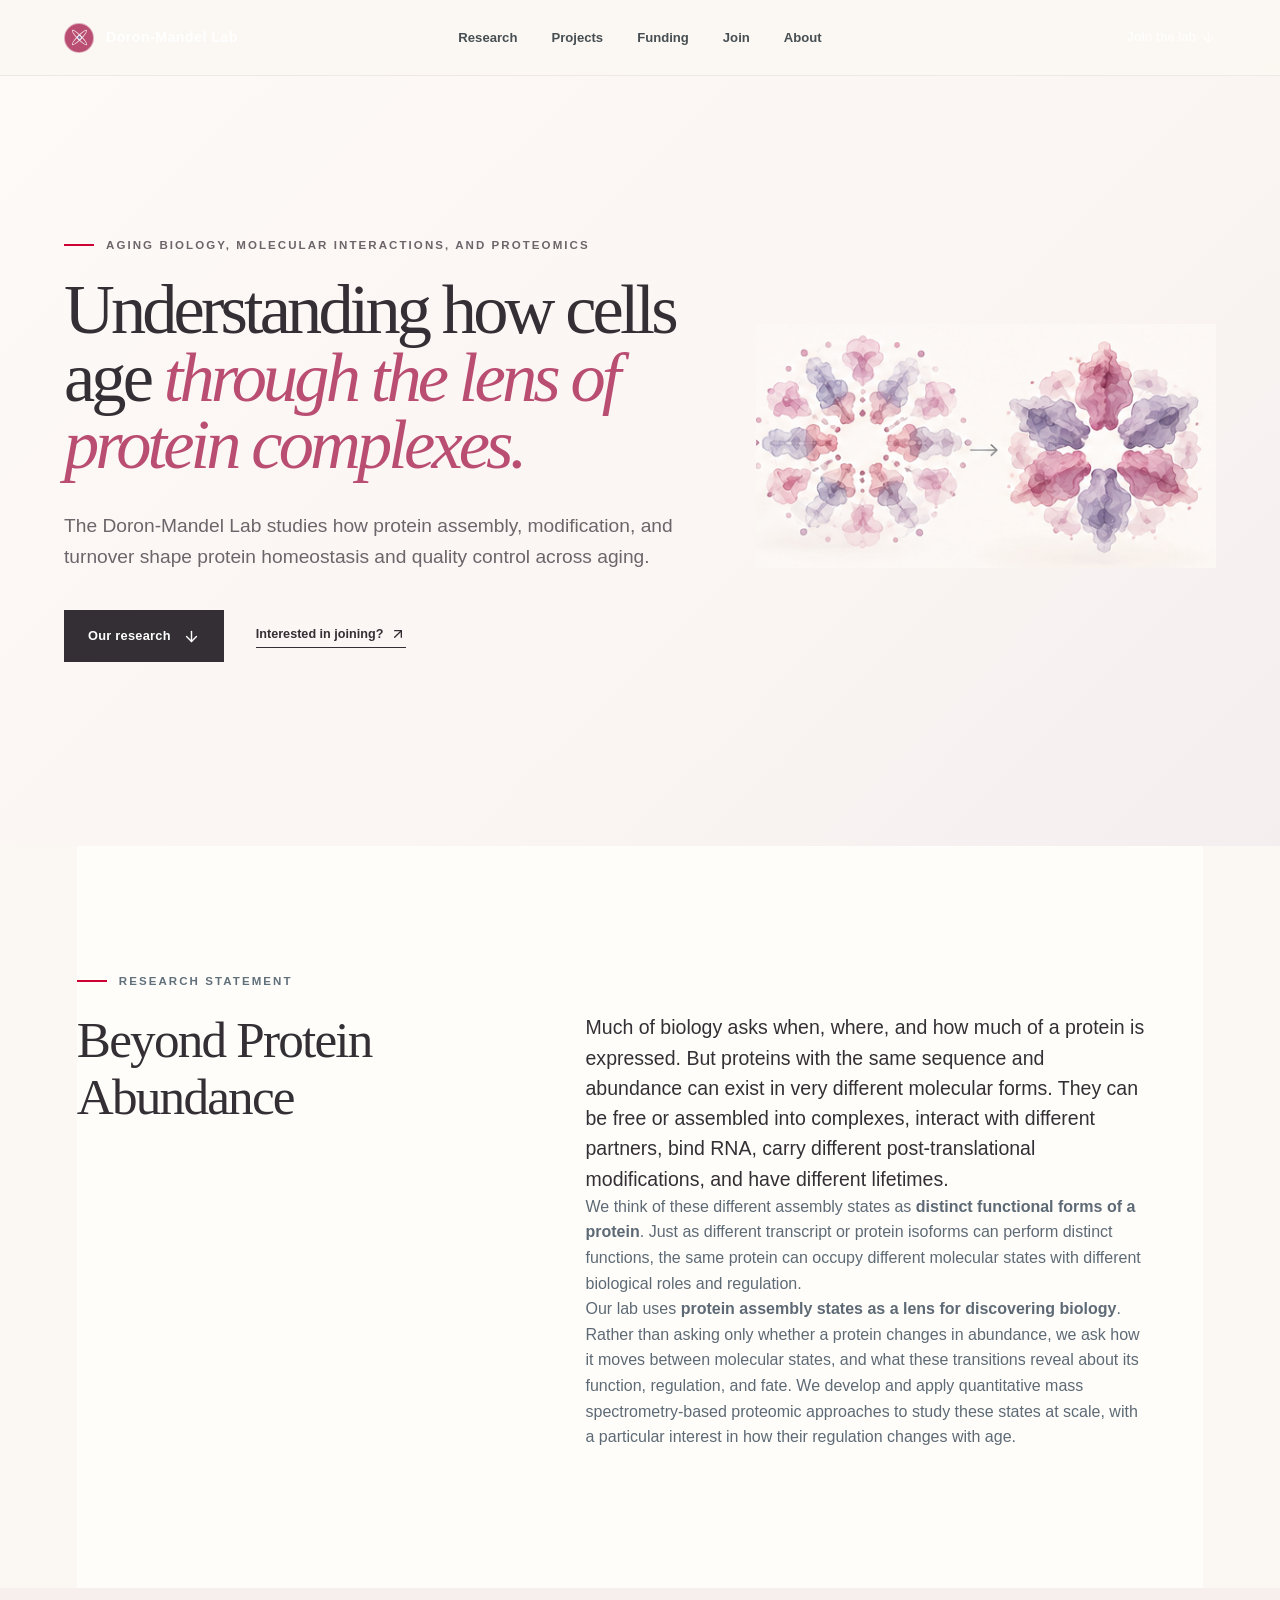
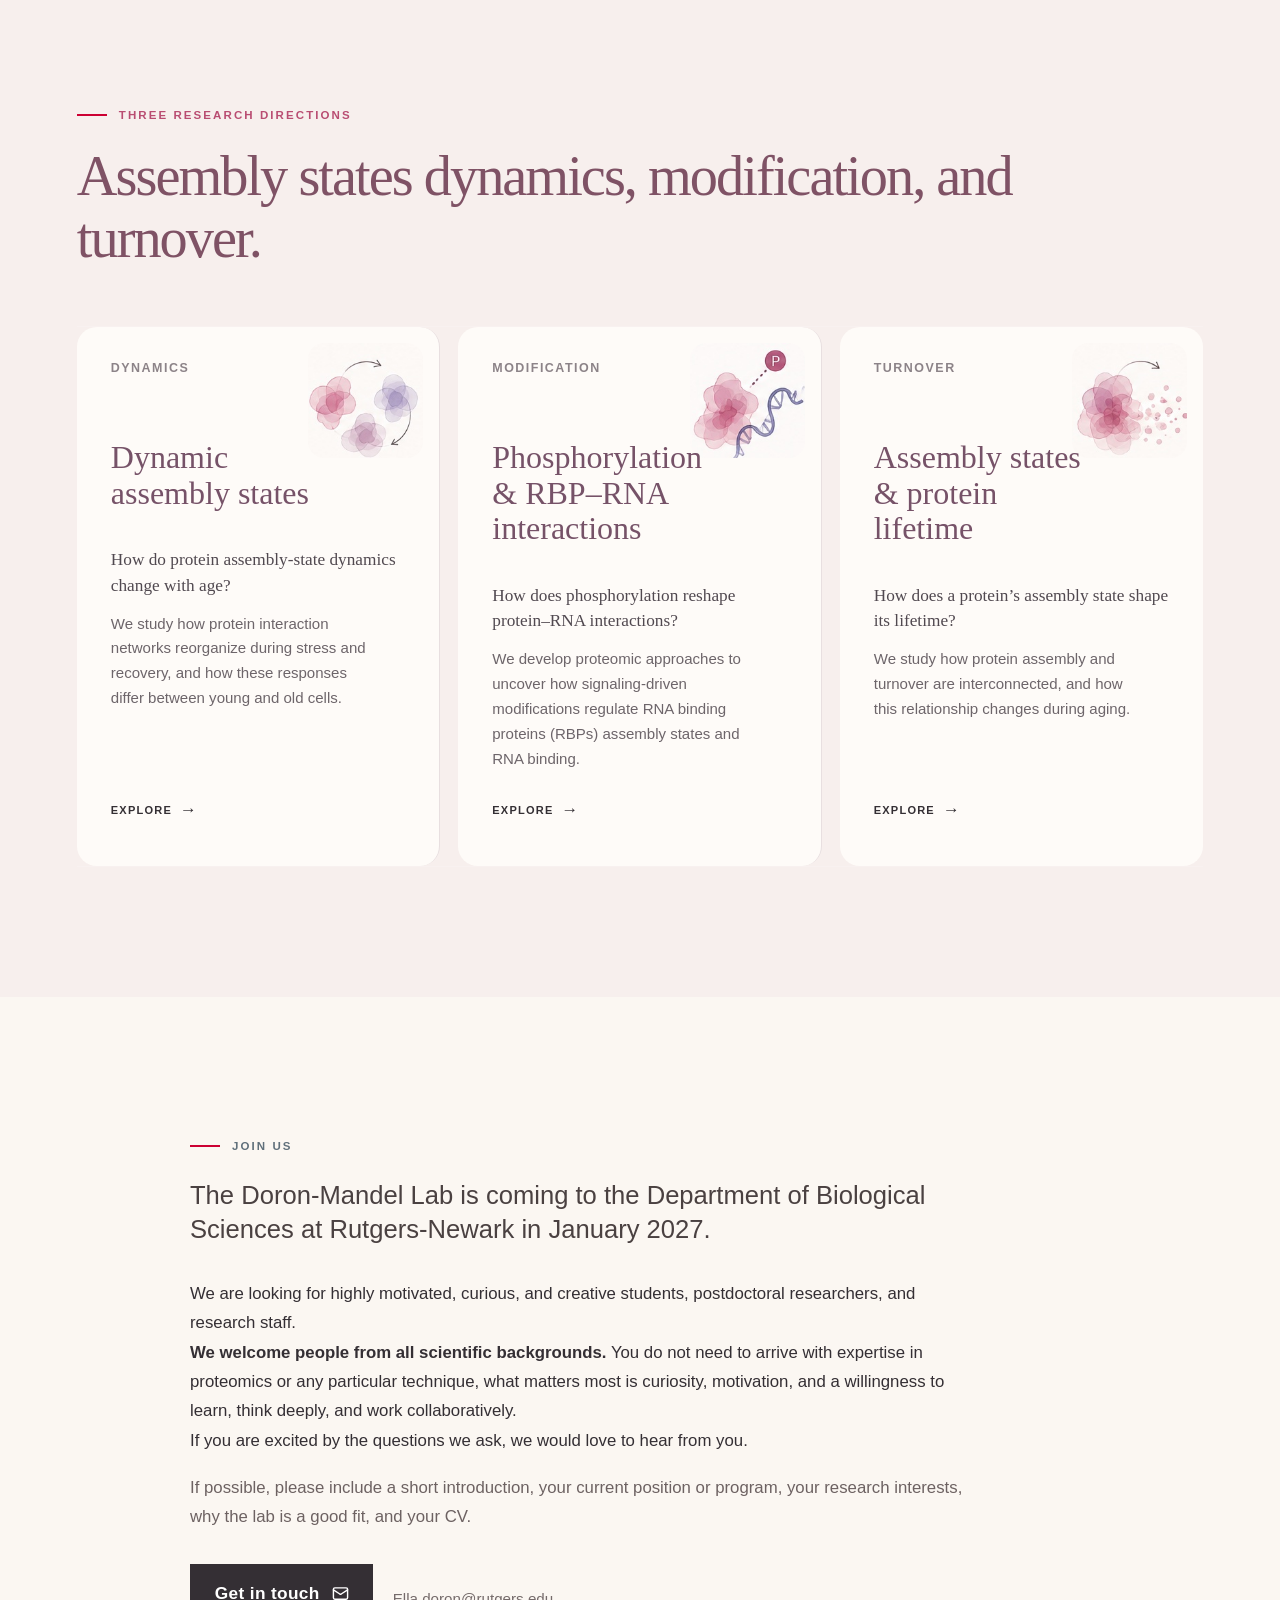
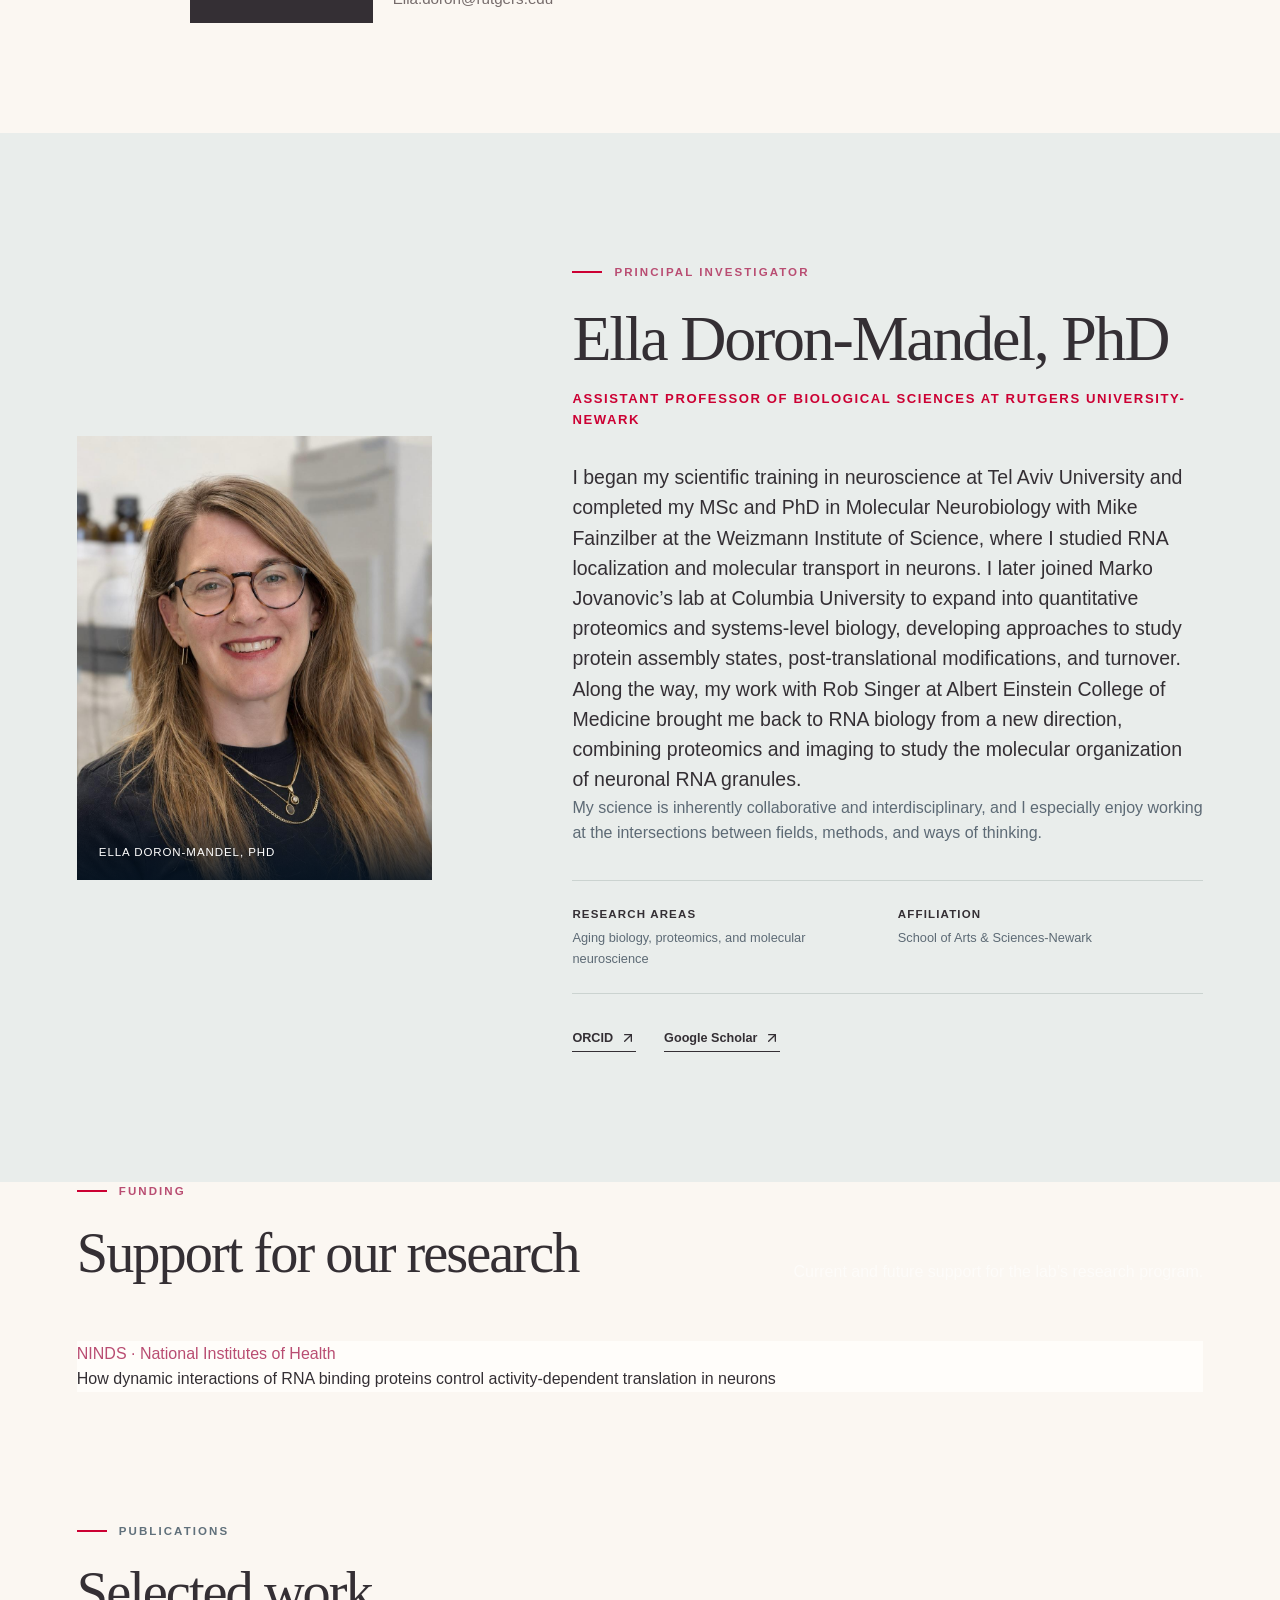
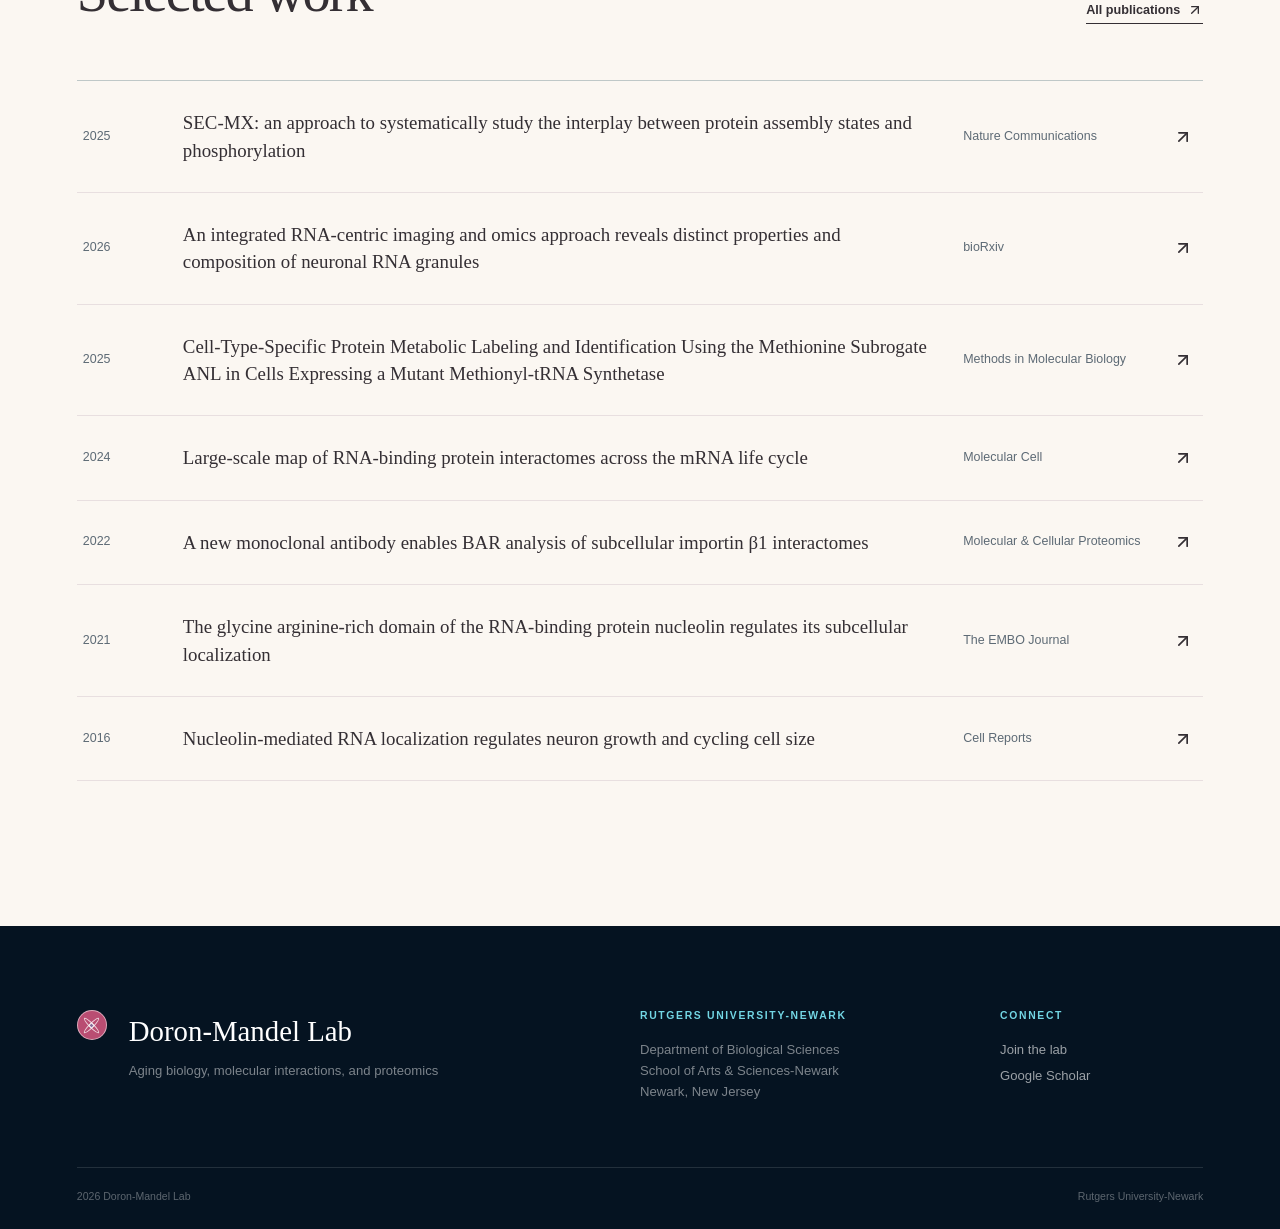
<file: index.html>
<!DOCTYPE html>

<!-- saved from url=(0138)file:///Users/ed2853/Library/Mobile%20Documents/com~apple~CloudDocs/Documents/Rutgers/Website/doron-mandel-lab-hero-v1%202/index.html#join -->
<html lang="en"><head><meta content="text/html; charset=utf-8" http-equiv="Content-Type"/><meta content="width=device-width, initial-scale=1" name="viewport"/><link data-precedence="vite-rsc/importer-resources" data-rsc-css-href="/_next/static/css/index.DXwYXyPb.css" href="styles.css" rel="stylesheet"/><style id="nav-contrast-update">
.site-header nav a { color: #1f2a30 !important; }
.site-header nav a:hover, .site-header nav a:focus-visible { color: #9f3b31 !important; }
/* Blend the kaleidoscope artwork into its section so its image background does not read as a separate rectangle. */
.hero-kaleidoscope { background: transparent !important; }
.hero-kaleidoscope img { mix-blend-mode: multiply; }
</style><title>Proteostasis and Aging Research | Doron-Mandel Lab at Rutgers-Newark</title><meta content="The Doron-Mandel Lab at Rutgers University-Newark uses protein assembly states as a lens to uncover biology across dynamics, post-translational modification, turnover, and aging." name="description"/><meta content="aging research lab,cellular aging,biology of aging,proteomics aging,molecular neuroscience,protein homeostasis,proteostasis,protein turnover,mass spectrometry proteomics,SEC-MX,Ella Doron-Mandel,Rutgers University Newark" name="keywords"/><meta content="Doron-Mandel Lab" name="author"/><meta content="Ella Doron-Mandel" name="author"/><meta content="Doron-Mandel Lab" name="creator"/><meta content="Rutgers University-Newark" name="publisher"/><meta content="Science" name="category"/><meta content="Doron-Mandel Lab | Proteostasis and Aging Research" property="og:title"/><meta content="Studying how protein assembly, modification, and turnover shape proteostasis in aging and the aging brain." property="og:description"/><meta content="https://doron-mandel-lab.orenmandel.chatgpt.site" property="og:url"/><meta content="Doron-Mandel Lab" property="og:site_name"/><meta content="website" property="og:type"/><meta content="en_US" property="og:locale"/><meta content="summary" name="twitter:card"/><meta content="Doron-Mandel Lab | Proteostasis and Aging Research" name="twitter:title"/><meta content="Studying how protein assembly, modification, and turnover shape proteostasis in aging and the aging brain." name="twitter:description"/><link href="favicon.png" rel="shortcut icon" type="image/png"/><link href="favicon.png" rel="icon" type="image/png"/>
</head><body class="antialiased"><main><header class="site-header"><a aria-label="Doron-Mandel Lab home" class="brand" href="#top"><span aria-hidden="true" class="brand-mark"><span></span></span><span>Doron-Mandel Lab</span></a><nav aria-label="Primary navigation"><a href="#research">Research</a><a href="#directions">Projects</a><a href="#funding">Funding</a><a href="#join">Join</a><a href="#about">About</a></nav><a class="rutgers-link" href="#join">Join the lab <svg aria-hidden="true" class="lucide lucide-arrow-down" fill="none" height="15" stroke="currentColor" stroke-linecap="round" stroke-linejoin="round" stroke-width="2" viewbox="0 0 24 24" width="15" xmlns="http://www.w3.org/2000/svg"><path d="M12 5v14"></path><path d="m19 12-7 7-7-7"></path></svg></a></header><section class="hero aging-hero" id="top"><div aria-hidden="true" class="hero-kaleidoscope"><img alt="" decoding="async" fetchpriority="high" src="kaleidoscope-reference.png"/></div><div class="hero-shade"></div><div class="hero-content"><p class="eyebrow light">Aging biology, molecular interactions, and proteomics</p><h1>Understanding how cells age <em>through the lens of protein complexes.</em></h1><p class="hero-copy">The Doron-Mandel Lab studies how protein assembly, modification, and turnover shape protein homeostasis and quality control across aging.</p><div class="hero-actions"><a class="button primary" href="#research">Our research <svg aria-hidden="true" class="lucide lucide-arrow-down" fill="none" height="17" stroke="currentColor" stroke-linecap="round" stroke-linejoin="round" stroke-width="2" viewbox="0 0 24 24" width="17" xmlns="http://www.w3.org/2000/svg"><path d="M12 5v14"></path><path d="m19 12-7 7-7-7"></path></svg></a><a class="text-link light-link" href="#join">Interested in joining? <svg aria-hidden="true" class="lucide lucide-arrow-up-right" fill="none" height="16" stroke="currentColor" stroke-linecap="round" stroke-linejoin="round" stroke-width="2" viewbox="0 0 24 24" width="16" xmlns="http://www.w3.org/2000/svg"><path d="M7 7h10v10"></path><path d="M7 17 17 7"></path></svg></a></div></div><p class="image-note">Conceptual illustration, not experimental data</p></section><section class="intro section-shell" id="research"><p class="section-kicker">Research statement</p><div class="intro-grid complex-matters"><h2>Beyond Protein Abundance</h2><div><p class="lead">Much of biology asks when, where, and how much of a protein is expressed. But proteins with the same sequence and abundance can exist in very different molecular forms. They can be free or assembled into complexes, interact with different partners, bind RNA, carry different post-translational modifications, and have different lifetimes.</p><p>We think of these different assembly states as <strong>distinct functional forms of a protein</strong>. Just as different transcript or protein isoforms can perform distinct functions, the same protein can occupy different molecular states with different biological roles and regulation.</p><p>Our lab uses <strong>protein assembly states as a lens for discovering biology</strong>. Rather than asking only whether a protein changes in abundance, we ask how it moves between molecular states, and what these transitions reveal about its function, regulation, and fate. We develop and apply quantitative mass spectrometry-based proteomic approaches to study these states at scale, with a particular interest in how their regulation changes with age.</p></div></div></section>
<section class="research-section" id="directions"><div class="section-shell"><div class="section-heading-row"><div><p class="section-kicker coral">Three research directions</p><h2>Assembly states dynamics, modification, and turnover.</h2></div></div><div class="research-grid compact-directions">
<a aria-label="Explore Dynamics: Dynamic assembly states" class="research-card compact-card" href="direction-dynamics.html">
<div class="card-top"><span class="direction-keyword">DYNAMICS</span></div>
<div aria-hidden="true" class="corner-icon"><img alt="" decoding="async" loading="lazy" src="dynamics-icon.jpg"/></div>
<h3 class="direction-label">Dynamic assembly states</h3>
<p class="direction-question">How do protein assembly-state dynamics change with age?</p><p>We study how protein interaction networks reorganize during stress and recovery, and how these responses differ between young and old cells.</p><span class="card-explore">Explore <b>→</b></span>
</a>
<a aria-label="Explore Modification: Phosphorylation and RBP–RNA interactions" class="research-card compact-card" href="direction-modification.html">
<div class="card-top"><span class="direction-keyword">MODIFICATION</span></div>
<div aria-hidden="true" class="corner-icon"><img alt="" decoding="async" loading="lazy" src="modification-icon.jpg"/></div>
<h3 class="direction-label">Phosphorylation &amp; RBP–RNA interactions</h3>
<p class="direction-question">How does phosphorylation reshape protein–RNA interactions?</p><p>We develop proteomic approaches to uncover how signaling-driven modifications regulate RNA binding proteins (RBPs) assembly states and RNA binding.</p><span class="card-explore">Explore <b>→</b></span>
</a>
<a aria-label="Explore Turnover: Assembly states and protein lifetime" class="research-card compact-card" href="direction-turnover.html">
<div class="card-top"><span class="direction-keyword">TURNOVER</span></div>
<div aria-hidden="true" class="corner-icon"><img alt="" decoding="async" loading="lazy" src="turnover-icon.jpg"/></div>
<h3 class="direction-label">Assembly states &amp; protein lifetime</h3>
<p class="direction-question">How does a protein’s assembly state shape its lifetime?</p><p>We study how protein assembly and turnover are interconnected, and how this relationship changes during aging.</p><span class="card-explore">Explore <b>→</b></span>
</a></div></div></section><section class="audience section-shell" id="join"><div class="join-simple"><p class="section-kicker">Join us</p><h2>The Doron-Mandel Lab is coming to the Department of Biological Sciences at Rutgers-Newark in January 2027.</h2><div class="join-copy"><p>We are looking for highly motivated, curious, and creative students, postdoctoral researchers, and research staff.</p><p><strong>We welcome people from all scientific backgrounds.</strong> You do not need to arrive with expertise in proteomics or any particular technique, what matters most is curiosity, motivation, and a willingness to learn, think deeply, and work collaboratively.</p><p>If you are excited by the questions we ask, we would love to hear from you.</p><p class="apply-note">If possible, please include a short introduction, your current position or program, your research interests, why the lab is a good fit, and your CV.</p></div><div class="join-contact"><a class="button primary" href="mailto:Ella.doron@rutgers.edu?subject=Interest%20in%20joining%20the%20Doron-Mandel%20Lab&amp;body=Dear%20Dr.%20Doron-Mandel%2C%0A%0AI%20am%20interested%20in%20joining%20the%20Doron-Mandel%20Lab.%0A%0ACurrent%20position%2Fprogram%3A%0AResearch%20interests%3A%0AWhy%20I%20am%20interested%20in%20the%20lab%3A%0A%0AI%20have%20attached%20my%20CV.%0A%0ABest%2C%0A">Get in touch <svg aria-hidden="true" class="lucide lucide-mail" fill="none" height="17" stroke="currentColor" stroke-linecap="round" stroke-linejoin="round" stroke-width="2" viewbox="0 0 24 24" width="17" xmlns="http://www.w3.org/2000/svg"><path d="m22 7-8.991 5.727a2 2 0 0 1-2.009 0L2 7"></path><rect height="16" rx="2" width="20" x="2" y="4"></rect></svg></a><span class="application-email">Ella.doron@rutgers.edu</span></div></div></section><section class="about" id="about"><div class="section-shell about-grid"><figure class="pi-portrait"><img alt="Ella Doron-Mandel in a laboratory" decoding="async" height="900" loading="lazy" src="ella-doron-mandel.jpg" width="900"/><figcaption>Ella Doron-Mandel, PhD</figcaption></figure><div class="about-copy"><p class="section-kicker coral">Principal investigator</p><h2>Ella Doron-Mandel, PhD</h2><p class="about-role">Assistant Professor of Biological Sciences at Rutgers University-Newark</p><p class="lead">I began my scientific training in neuroscience at Tel Aviv University and completed my MSc and PhD in Molecular Neurobiology with Mike Fainzilber at the Weizmann Institute of Science, where I studied RNA localization and molecular transport in neurons. I later joined Marko Jovanovic’s lab at Columbia University to expand into quantitative proteomics and systems-level biology, developing approaches to study protein assembly states, post-translational modifications, and turnover. Along the way, my work with Rob Singer at Albert Einstein College of Medicine brought me back to RNA biology from a new direction, combining proteomics and imaging to study the molecular organization of neuronal RNA granules.</p><p>My science is inherently collaborative and interdisciplinary, and I especially enjoy working at the intersections between fields, methods, and ways of thinking.</p><div class="credentials"><span><strong>Research areas</strong>Aging biology, proteomics, and molecular neuroscience</span><span><strong>Affiliation</strong>School of Arts &amp; Sciences-Newark</span></div><div class="profile-links"><a class="text-link" href="https://orcid.org/0000-0002-2519-5938" rel="noreferrer" target="_blank">ORCID <svg aria-hidden="true" class="lucide lucide-arrow-up-right" fill="none" height="16" stroke="currentColor" stroke-linecap="round" stroke-linejoin="round" stroke-width="2" viewbox="0 0 24 24" width="16" xmlns="http://www.w3.org/2000/svg"><path d="M7 7h10v10"></path><path d="M7 17 17 7"></path></svg></a><a class="text-link" href="https://scholar.google.com/citations?user=m3QxBmYAAAAJ" rel="noreferrer" target="_blank">Google Scholar <svg aria-hidden="true" class="lucide lucide-arrow-up-right" fill="none" height="16" stroke="currentColor" stroke-linecap="round" stroke-linejoin="round" stroke-width="2" viewbox="0 0 24 24" width="16" xmlns="http://www.w3.org/2000/svg"><path d="M7 7h10v10"></path><path d="M7 17 17 7"></path></svg></a></div></div></div></section><section class="funding-section section-shell" id="funding"><div class="section-heading-row"><div><p class="section-kicker coral">Funding</p><h2>Support for our research</h2></div><p>Current and future support for the lab’s research program.</p></div><article class="funding-card"><span class="funding-agency">NINDS · National Institutes of Health</span><h3>How dynamic interactions of RNA binding proteins control activity-dependent translation in neurons</h3></article></section><section class="publications section-shell" id="publications"><div class="section-heading-row publications-head"><div><p class="section-kicker">Publications</p><h2>Selected work</h2></div><a class="text-link" href="https://scholar.google.com/citations?user=m3QxBmYAAAAJ" rel="noreferrer" target="_blank">All publications <svg aria-hidden="true" class="lucide lucide-arrow-up-right" fill="none" height="16" stroke="currentColor" stroke-linecap="round" stroke-linejoin="round" stroke-width="2" viewbox="0 0 24 24" width="16" xmlns="http://www.w3.org/2000/svg"><path d="M7 7h10v10"></path><path d="M7 17 17 7"></path></svg></a></div><div class="publication-list"><a class="publication" href="https://doi.org/10.1038/s41467-025-56303-0" rel="noreferrer" target="_blank"><span class="pub-year">2025</span><span class="pub-title">SEC-MX: an approach to systematically study the interplay between protein assembly states and phosphorylation</span><span class="pub-journal">Nature Communications</span><svg aria-hidden="true" class="lucide lucide-arrow-up-right" fill="none" height="20" stroke="currentColor" stroke-linecap="round" stroke-linejoin="round" stroke-width="2" viewbox="0 0 24 24" width="20" xmlns="http://www.w3.org/2000/svg"><path d="M7 7h10v10"></path><path d="M7 17 17 7"></path></svg></a><a class="publication" href="https://doi.org/10.64898/2026.04.27.721160" rel="noreferrer" target="_blank"><span class="pub-year">2026</span><span class="pub-title">An integrated RNA-centric imaging and omics approach reveals distinct properties and composition of neuronal RNA granules</span><span class="pub-journal">bioRxiv</span><svg aria-hidden="true" class="lucide lucide-arrow-up-right" fill="none" height="20" stroke="currentColor" stroke-linecap="round" stroke-linejoin="round" stroke-width="2" viewbox="0 0 24 24" width="20" xmlns="http://www.w3.org/2000/svg"><path d="M7 7h10v10"></path><path d="M7 17 17 7"></path></svg></a><a class="publication" href="https://doi.org/10.1007/978-1-0716-4386-0_8" rel="noreferrer" target="_blank"><span class="pub-year">2025</span><span class="pub-title">Cell-Type-Specific Protein Metabolic Labeling and Identification Using the Methionine Subrogate ANL in Cells Expressing a Mutant Methionyl-tRNA Synthetase</span><span class="pub-journal">Methods in Molecular Biology</span><svg aria-hidden="true" class="lucide lucide-arrow-up-right" fill="none" height="20" stroke="currentColor" stroke-linecap="round" stroke-linejoin="round" stroke-width="2" viewbox="0 0 24 24" width="20" xmlns="http://www.w3.org/2000/svg"><path d="M7 7h10v10"></path><path d="M7 17 17 7"></path></svg></a><a class="publication" href="https://doi.org/10.1016/j.molcel.2024.08.030" rel="noreferrer" target="_blank"><span class="pub-year">2024</span><span class="pub-title">Large-scale map of RNA-binding protein interactomes across the mRNA life cycle</span><span class="pub-journal">Molecular Cell</span><svg aria-hidden="true" class="lucide lucide-arrow-up-right" fill="none" height="20" stroke="currentColor" stroke-linecap="round" stroke-linejoin="round" stroke-width="2" viewbox="0 0 24 24" width="20" xmlns="http://www.w3.org/2000/svg"><path d="M7 7h10v10"></path><path d="M7 17 17 7"></path></svg></a><a class="publication" href="https://doi.org/10.1016/j.mcpro.2022.100418" rel="noreferrer" target="_blank"><span class="pub-year">2022</span><span class="pub-title">A new monoclonal antibody enables BAR analysis of subcellular importin β1 interactomes</span><span class="pub-journal">Molecular &amp; Cellular Proteomics</span><svg aria-hidden="true" class="lucide lucide-arrow-up-right" fill="none" height="20" stroke="currentColor" stroke-linecap="round" stroke-linejoin="round" stroke-width="2" viewbox="0 0 24 24" width="20" xmlns="http://www.w3.org/2000/svg"><path d="M7 7h10v10"></path><path d="M7 17 17 7"></path></svg></a><a class="publication" href="https://doi.org/10.15252/embj.2020107158" rel="noreferrer" target="_blank"><span class="pub-year">2021</span><span class="pub-title">The glycine arginine-rich domain of the RNA-binding protein nucleolin regulates its subcellular localization</span><span class="pub-journal">The EMBO Journal</span><svg aria-hidden="true" class="lucide lucide-arrow-up-right" fill="none" height="20" stroke="currentColor" stroke-linecap="round" stroke-linejoin="round" stroke-width="2" viewbox="0 0 24 24" width="20" xmlns="http://www.w3.org/2000/svg"><path d="M7 7h10v10"></path><path d="M7 17 17 7"></path></svg></a><a class="publication" href="https://doi.org/10.1016/j.celrep.2016.07.005" rel="noreferrer" target="_blank"><span class="pub-year">2016</span><span class="pub-title">Nucleolin-mediated RNA localization regulates neuron growth and cycling cell size</span><span class="pub-journal">Cell Reports</span><svg aria-hidden="true" class="lucide lucide-arrow-up-right" fill="none" height="20" stroke="currentColor" stroke-linecap="round" stroke-linejoin="round" stroke-width="2" viewbox="0 0 24 24" width="20" xmlns="http://www.w3.org/2000/svg"><path d="M7 7h10v10"></path><path d="M7 17 17 7"></path></svg></a></div></section><footer><div class="section-shell footer-grid"><div class="footer-brand"><span aria-hidden="true" class="brand-mark"><span></span></span><h2>Doron-Mandel Lab</h2><p>Aging biology, molecular interactions, and proteomics</p></div><div><span class="footer-label">Rutgers University-Newark</span><p>Department of Biological Sciences<br/>School of Arts &amp; Sciences-Newark<br/>Newark, New Jersey</p></div><div><span class="footer-label">Connect</span><a href="mailto:Ella.doron@rutgers.edu?subject=Interest%20in%20joining%20the%20Doron-Mandel%20Lab&amp;body=Dear%20Dr.%20Doron-Mandel%2C%0A%0AI%20am%20interested%20in%20joining%20the%20Doron-Mandel%20Lab.%0A%0ACurrent%20position%2Fprogram%3A%0AResearch%20interests%3A%0AWhy%20I%20am%20interested%20in%20the%20lab%3A%0A%0AI%20have%20attached%20my%20CV.%0A%0ABest%2C%0A">Join the lab</a><a href="https://scholar.google.com/citations?user=m3QxBmYAAAAJ" rel="noreferrer" target="_blank">Google Scholar</a></div></div><div class="footer-bottom section-shell"><span>2026<!-- --> Doron-Mandel Lab</span><span>Rutgers University-Newark</span></div></footer></main></body></html>
</file>
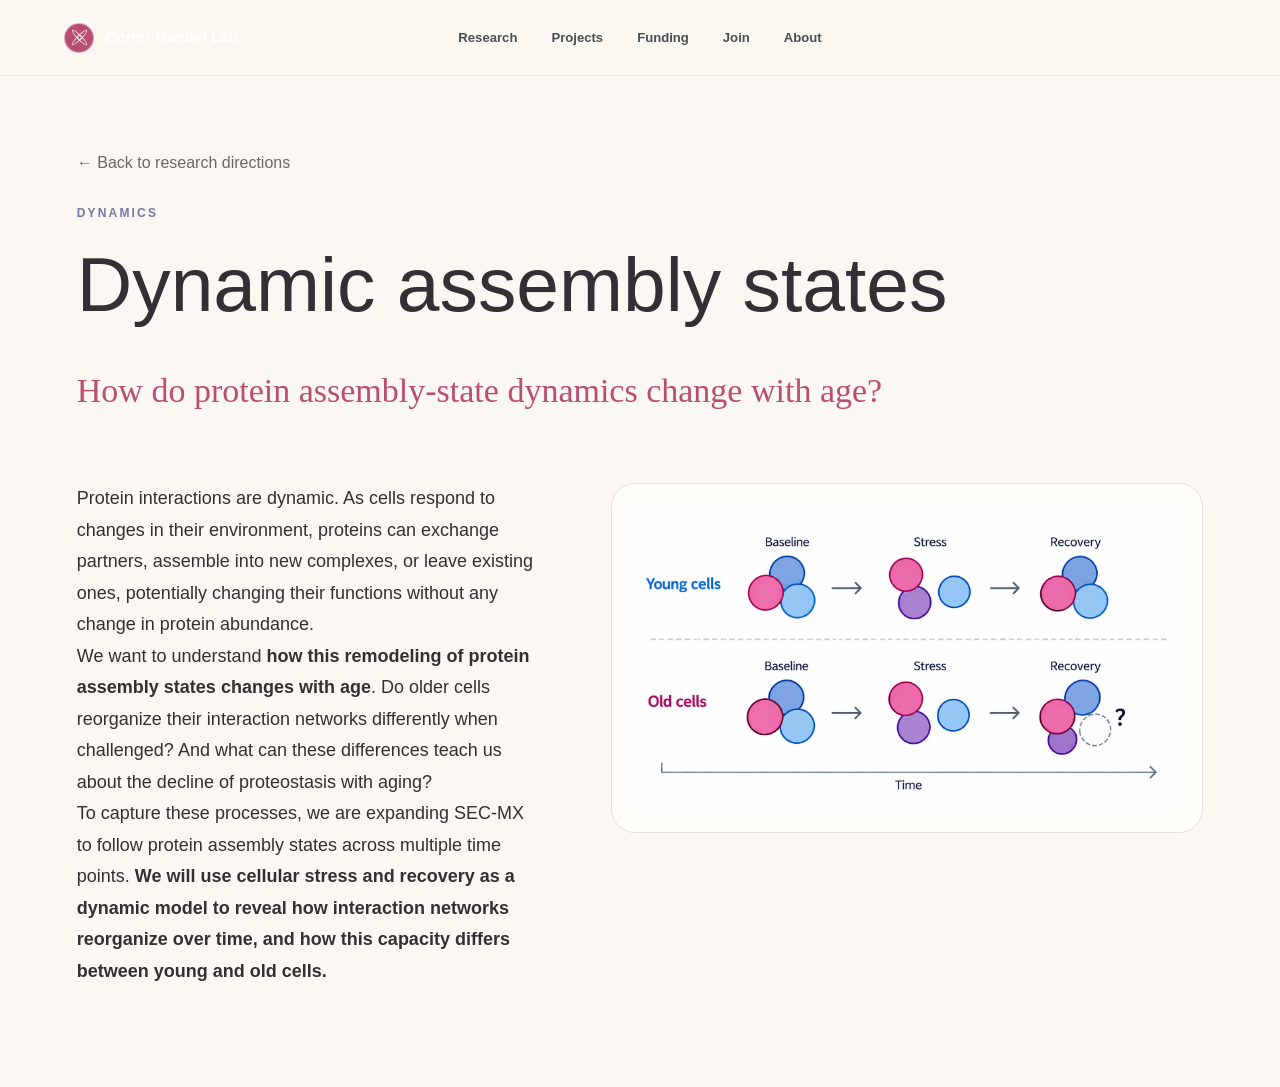
<file: direction-dynamics.html>
<!DOCTYPE html>
<html lang="en"><head><meta charset="utf-8"/><meta content="width=device-width,initial-scale=1" name="viewport"/><title>Dynamic assembly states | Doron-Mandel Lab</title><link href="styles.css" rel="stylesheet"/><link href="favicon.png" rel="icon" type="image/png"/></head><body class="direction-page"><header class="site-header"><a class="brand" href="index.html"><span class="brand-mark"><span></span></span><span>Doron-Mandel Lab</span></a><nav><a href="index.html#research">Research</a><a href="index.html#directions">Projects</a><a href="index.html#funding">Funding</a><a href="index.html#join">Join</a><a href="index.html#about">About</a></nav></header><main><section class="section-shell direction-hero"><a class="back" href="index.html#directions">← Back to research directions</a><p class="direction-tag">DYNAMICS</p><h1>Dynamic assembly states</h1><p class="question">How do protein assembly-state dynamics change with age?</p></section><section class="section-shell direction-content"><div class="direction-copy"><p>Protein interactions are dynamic. As cells respond to changes in their environment, proteins can exchange partners, assemble into new complexes, or leave existing ones, potentially changing their functions without any change in protein abundance.</p><p>We want to understand <strong>how this remodeling of protein assembly states changes with age</strong>. Do older cells reorganize their interaction networks differently when challenged? And what can these differences teach us about the decline of proteostasis with aging?</p><p>To capture these processes, we are expanding SEC-MX to follow protein assembly states across multiple time points. <strong>We will use cellular stress and recovery as a dynamic model to reveal how interaction networks reorganize over time, and how this capacity differs between young and old cells.</strong></p></div><figure class="direction-figure"><img alt="Conceptual schematic for Dynamic assembly states" src="direction-dynamics.png"/></figure></section></main></body></html>
</file>
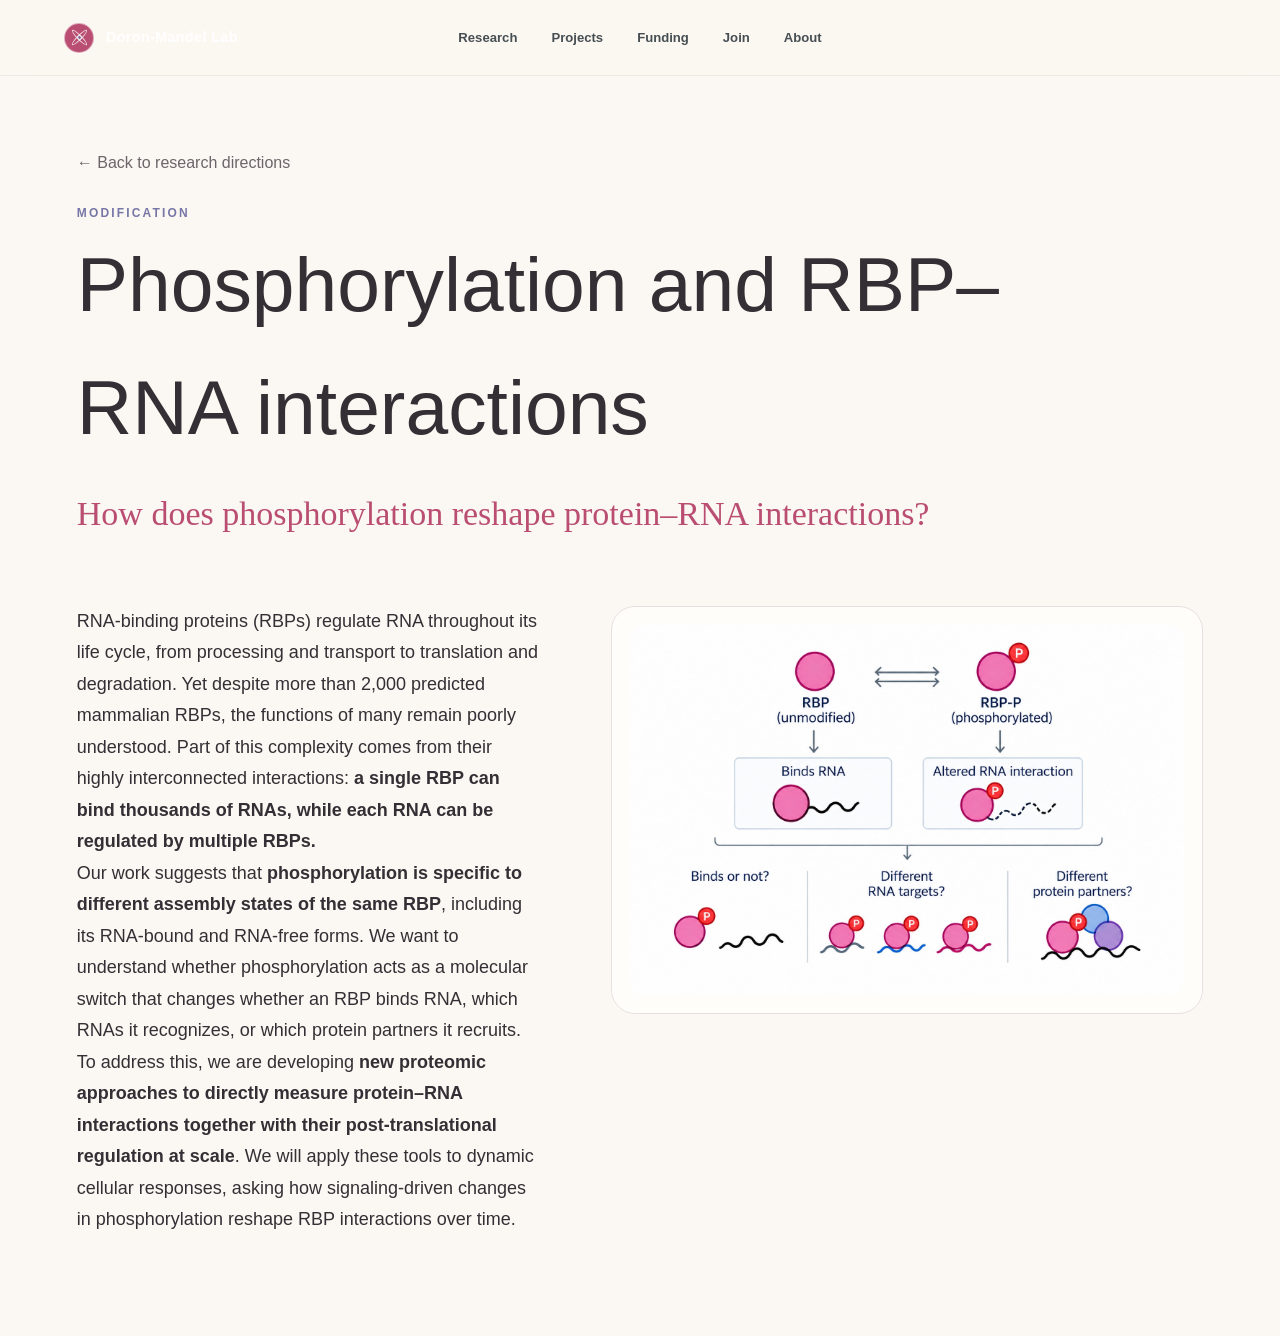
<file: direction-modification.html>
<!DOCTYPE html>
<html lang="en"><head><meta charset="utf-8"/><meta content="width=device-width,initial-scale=1" name="viewport"/><title>Phosphorylation and RBP–RNA interactions | Doron-Mandel Lab</title><link href="styles.css" rel="stylesheet"/><link href="favicon.png" rel="icon" type="image/png"/></head><body class="direction-page"><header class="site-header"><a class="brand" href="index.html"><span class="brand-mark"><span></span></span><span>Doron-Mandel Lab</span></a><nav><a href="index.html#research">Research</a><a href="index.html#directions">Projects</a><a href="index.html#funding">Funding</a><a href="index.html#join">Join</a><a href="index.html#about">About</a></nav></header><main><section class="section-shell direction-hero"><a class="back" href="index.html#directions">← Back to research directions</a><p class="direction-tag">MODIFICATION</p><h1>Phosphorylation and RBP–RNA interactions</h1><p class="question">How does phosphorylation reshape protein–RNA interactions?</p></section><section class="section-shell direction-content"><div class="direction-copy"><p>RNA-binding proteins (RBPs) regulate RNA throughout its life cycle, from processing and transport to translation and degradation. Yet despite more than 2,000 predicted mammalian RBPs, the functions of many remain poorly understood. Part of this complexity comes from their highly interconnected interactions: <strong>a single RBP can bind thousands of RNAs, while each RNA can be regulated by multiple RBPs.</strong></p><p>Our work suggests that <strong>phosphorylation is specific to different assembly states of the same RBP</strong>, including its RNA-bound and RNA-free forms. We want to understand whether phosphorylation acts as a molecular switch that changes whether an RBP binds RNA, which RNAs it recognizes, or which protein partners it recruits.</p><p>To address this, we are developing <strong>new proteomic approaches to directly measure protein–RNA interactions together with their post-translational regulation at scale</strong>. We will apply these tools to dynamic cellular responses, asking how signaling-driven changes in phosphorylation reshape RBP interactions over time.</p></div><figure class="direction-figure"><img alt="Conceptual schematic for Phosphorylation and RBP–RNA interactions" src="direction-modification.png"/></figure></section></main></body></html>
</file>
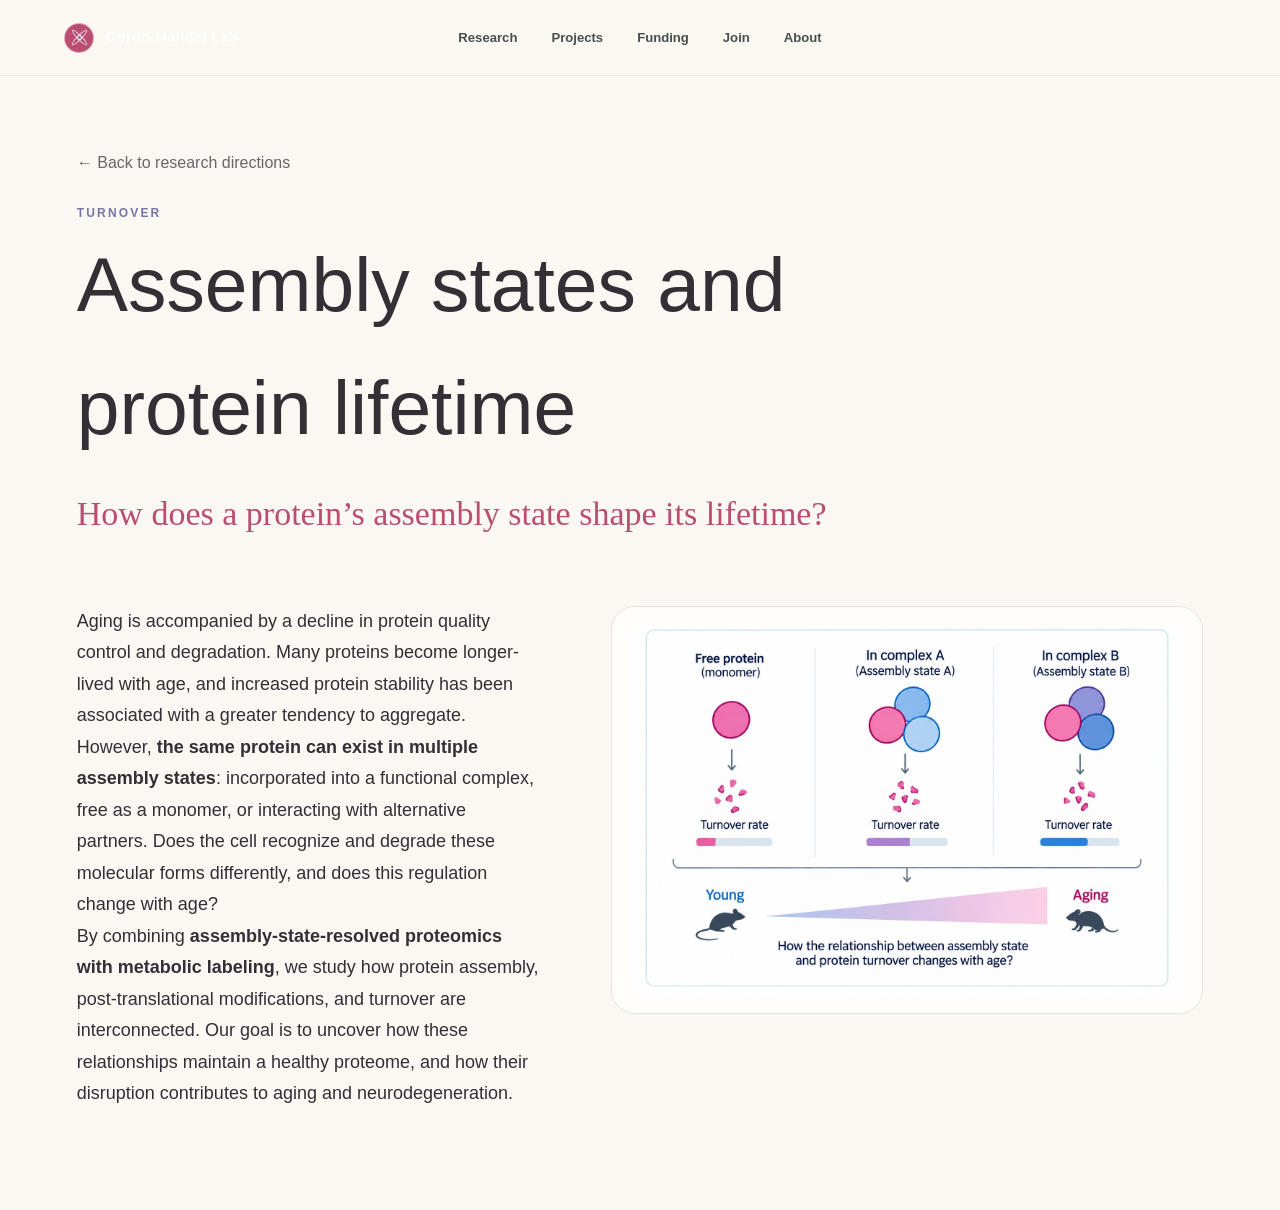
<file: direction-turnover.html>
<!DOCTYPE html>
<html lang="en"><head><meta charset="utf-8"/><meta content="width=device-width,initial-scale=1" name="viewport"/><title>Assembly states and protein lifetime | Doron-Mandel Lab</title><link href="styles.css" rel="stylesheet"/><link href="favicon.png" rel="icon" type="image/png"/></head><body class="direction-page"><header class="site-header"><a class="brand" href="index.html"><span class="brand-mark"><span></span></span><span>Doron-Mandel Lab</span></a><nav><a href="index.html#research">Research</a><a href="index.html#directions">Projects</a><a href="index.html#funding">Funding</a><a href="index.html#join">Join</a><a href="index.html#about">About</a></nav></header><main><section class="section-shell direction-hero"><a class="back" href="index.html#directions">← Back to research directions</a><p class="direction-tag">TURNOVER</p><h1>Assembly states and protein lifetime</h1><p class="question">How does a protein’s assembly state shape its lifetime?</p></section><section class="section-shell direction-content"><div class="direction-copy"><p>Aging is accompanied by a decline in protein quality control and degradation. Many proteins become longer-lived with age, and increased protein stability has been associated with a greater tendency to aggregate.</p><p>However, <strong>the same protein can exist in multiple assembly states</strong>: incorporated into a functional complex, free as a monomer, or interacting with alternative partners. Does the cell recognize and degrade these molecular forms differently, and does this regulation change with age?</p><p>By combining <strong>assembly-state-resolved proteomics with metabolic labeling</strong>, we study how protein assembly, post-translational modifications, and turnover are interconnected. Our goal is to uncover how these relationships maintain a healthy proteome, and how their disruption contributes to aging and neurodegeneration.</p></div><figure class="direction-figure"><img alt="Conceptual schematic for Assembly states and protein lifetime" src="direction-turnover.png"/></figure></section></main></body></html>
</file>
